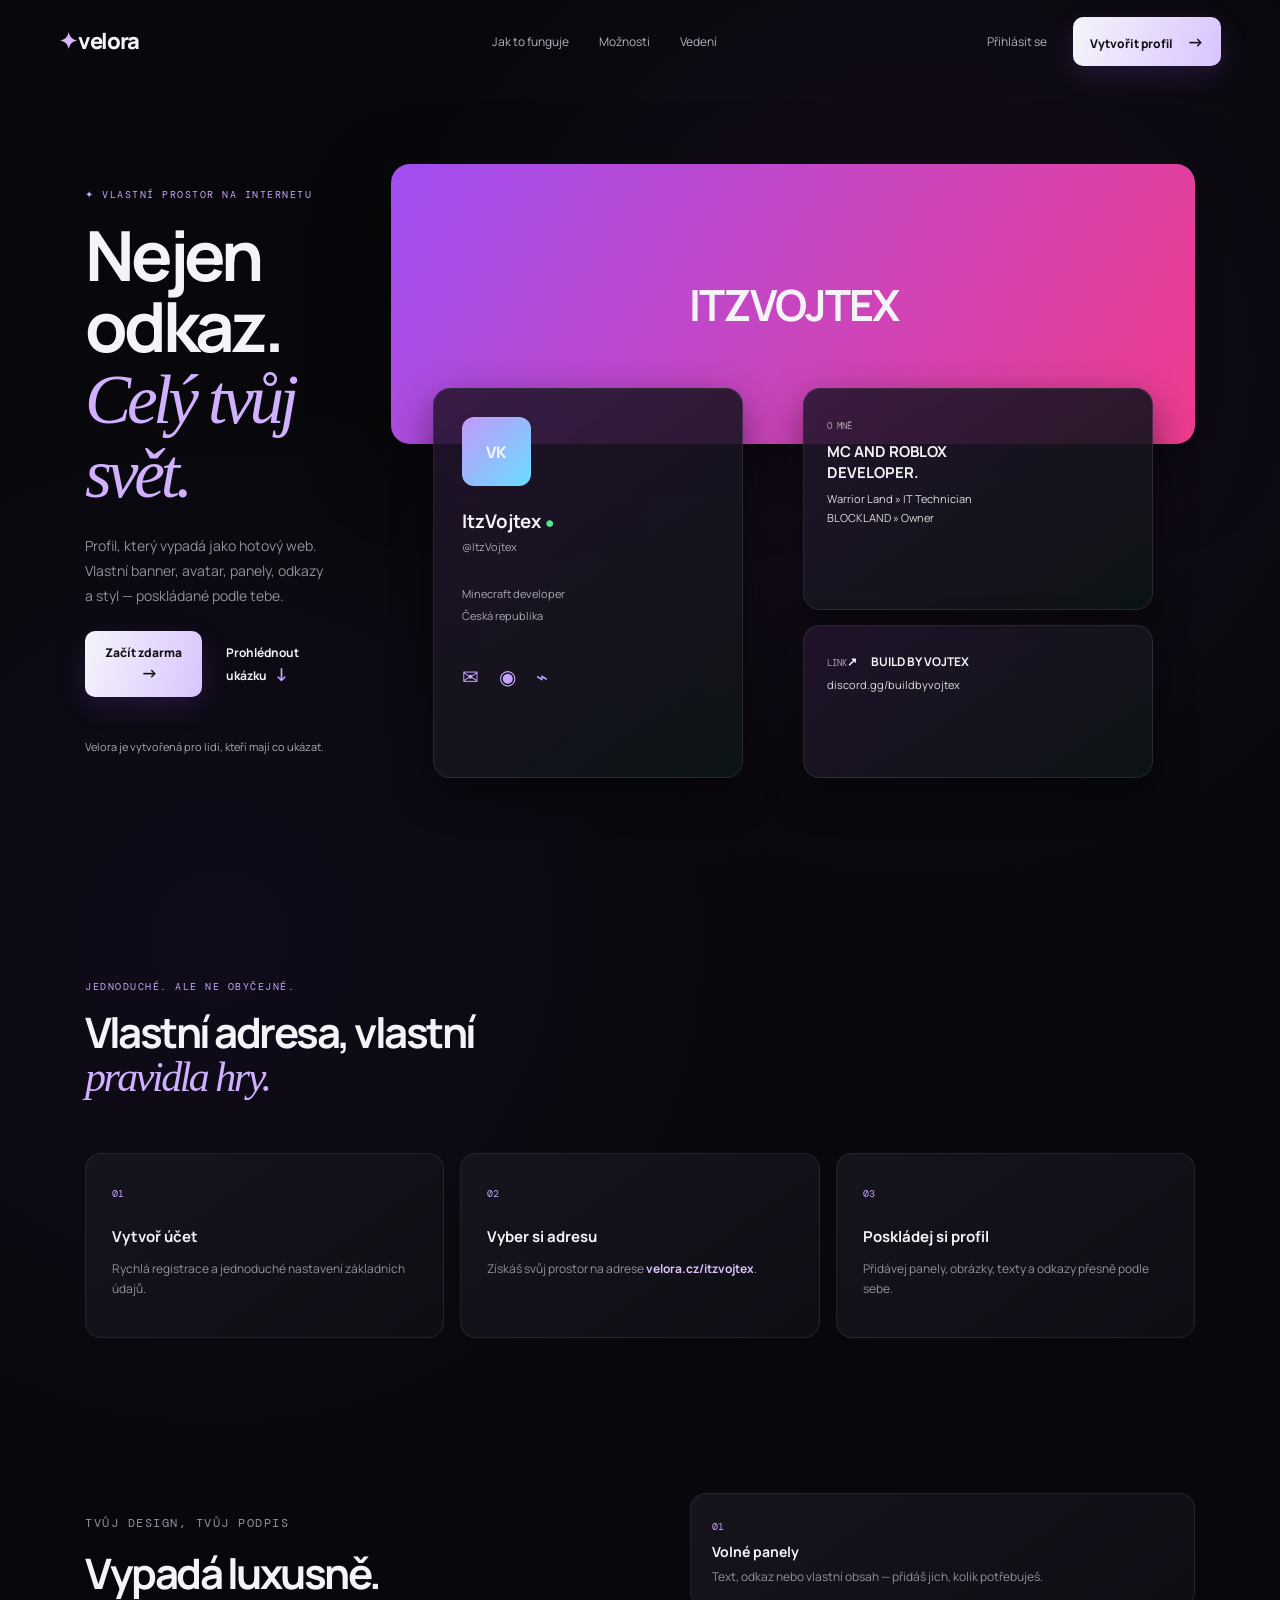
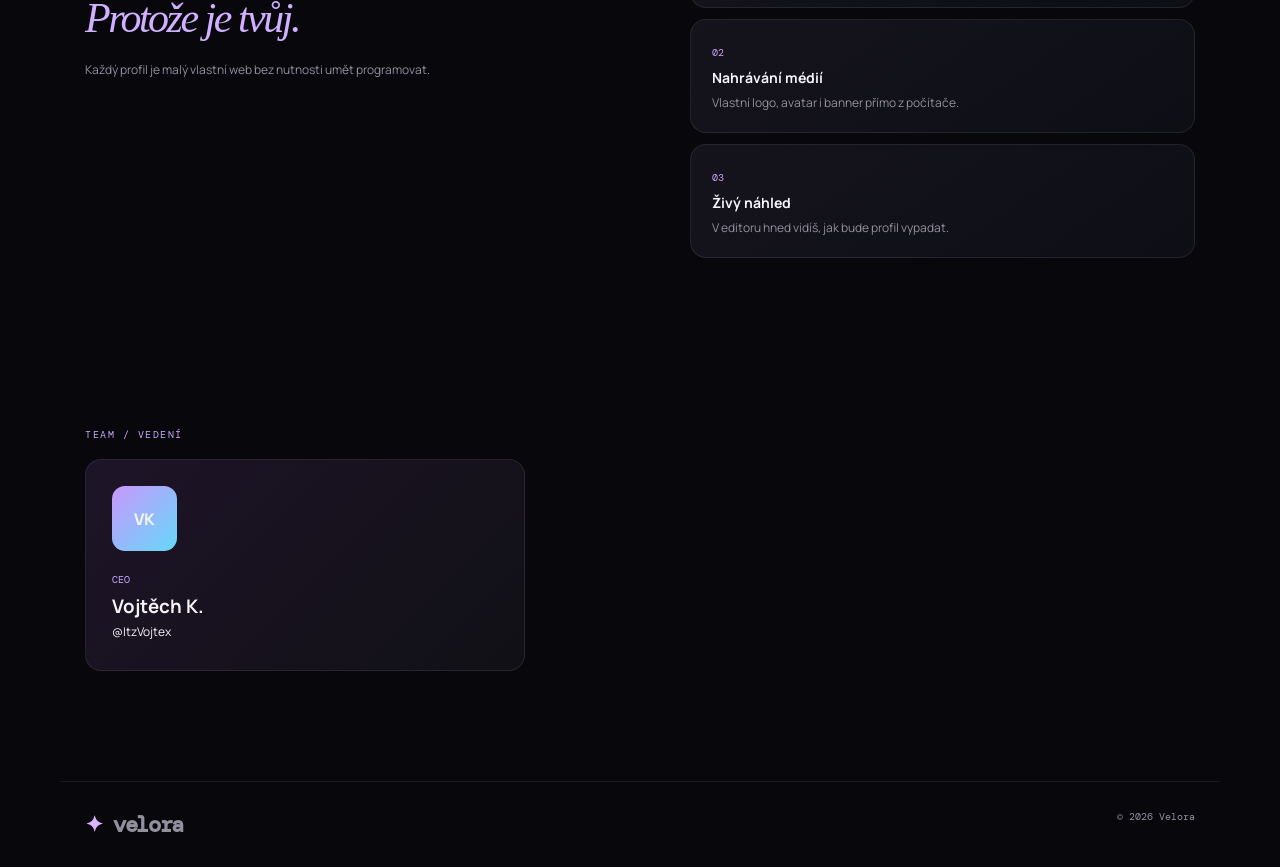
<file: index.html>
<!doctype html><html lang="cs"><head><meta charset="utf-8"><meta name="viewport" content="width=device-width,initial-scale=1"><title>Velora — tvůj svět online</title><link rel="preconnect" href="https://fonts.googleapis.com"><link rel="preconnect" href="https://fonts.gstatic.com" crossorigin><link href="https://fonts.googleapis.com/css2?family=DM+Mono&family=Manrope:wght@400;500;600;700;800&display=swap" rel="stylesheet"><link rel="stylesheet" href="app.css"><link rel="stylesheet" href="static.css"></head><body><header class="nav"><a class="wordmark" href="index.html">✦ velora</a><nav><a href="#how">Jak to funguje</a><a href="#design">Možnosti</a><a href="#team">Vedení</a></nav><div><button class="quiet" data-modal="login">Přihlásit se</button><button class="shine" data-modal="register">Vytvořit profil <b>→</b></button></div></header><main><section class="hero"><div class="hero-copy"><p class="kicker">✦ VLASTNÍ PROSTOR NA INTERNETU</p><h1>Nejen odkaz.<br><em>Celý tvůj svět.</em></h1><p>Profil, který vypadá jako hotový web. Vlastní banner, avatar, panely, odkazy a styl — poskládané podle tebe.</p><div class="hero-actions"><button class="shine" data-modal="register">Začít zdarma <b>→</b></button><a href="#design">Prohlédnout ukázku <span>↓</span></a></div><div class="hero-note">Velora je vytvořená pro lidi, kteří mají co ukázat.</div></div><div class="hero-preview"><div class="mock-banner"><b>ITZVOJTEX</b></div><div class="mock-grid"><aside class="identity"><div class="mock-avatar">VK</div><h3>ItzVojtex <small>●</small></h3><span>@ItzVojtex</span><p>Minecraft developer<br>Česká republika</p><div class="socials">✉　◉　⌁</div></aside><section class="mock-panels"><article><small>O MNĚ</small><h3>MC AND ROBLOX<br>DEVELOPER.</h3><p>Warrior Land » IT Technician<br>BLOCKLAND » Owner</p></article><article><small>LINK</small><b>↗　 BUILD BY VOJTEX</b><p>discord.gg/buildbyvojtex</p></article></section></div></div></section><section id="how" class="steps"><p class="kicker">JEDNODUCHÉ. ALE NE OBYČEJNÉ.</p><h2>Vlastní adresa, vlastní<br><em>pravidla hry.</em></h2><div class="step-grid"><article><b>01</b><h3>Vytvoř účet</h3><p>Rychlá registrace a jednoduché nastavení základních údajů.</p></article><article><b>02</b><h3>Vyber si adresu</h3><p>Získáš svůj prostor na adrese <strong>velora.cz/itzvojtex</strong>.</p></article><article><b>03</b><h3>Poskládej si profil</h3><p>Přidávej panely, obrázky, texty a odkazy přesně podle sebe.</p></article></div></section><section id="design" class="showcase"><div><p class="kicker">TVŮJ DESIGN, TVŮJ PODPIS</p><h2>Vypadá luxusně.<br><em>Protože je tvůj.</em></h2><p>Každý profil je malý vlastní web bez nutnosti umět programovat.</p></div><div class="feature-list"><article><span>01</span><b>Volné panely</b><p>Text, odkaz nebo vlastní obsah — přidáš jich, kolik potřebuješ.</p></article><article><span>02</span><b>Nahrávání médií</b><p>Vlastní logo, avatar i banner přímo z počítače.</p></article><article><span>03</span><b>Živý náhled</b><p>V editoru hned vidíš, jak bude profil vypadat.</p></article></div></section><section id="team" class="team-section"><p class="kicker">TEAM / VEDENÍ</p><div class="ceo"><div>VK</div><span>CEO</span><h3>Vojtěch K.</h3><p>@ItzVojtex</p></div></section></main><footer class="footer"><a class="wordmark" href="index.html">✦ velora</a><span>© 2026 Velora</span></footer><div id="modal" class="modal"><div class="modal-box"><button class="close">×</button><div id="login"><p class="kicker">VÍTEJ ZPĚT</p><h2>Přihlásit se</h2><form data-static="login"><label>E-mail<input name="email" required type="email"></label><label>Heslo<input name="password" required type="password"></label><button class="shine">Pokračovat →</button></form><p>Nemáš účet? <a data-show="register">Vytvořit profil</a></p></div><div id="register" class="hide"><p class="kicker">ZAČNI SVŮJ PŘÍBĚH</p><h2>Vytvořit účet</h2><form data-static="register"><label>E-mail<input name="email" required type="email"></label><label>Heslo<input name="password" minlength="8" required type="password"></label><button class="shine">Pokračovat →</button></form><p>Už máš účet? <a data-show="login">Přihlásit se</a></p></div></div></div><script src="static.js"></script></body></html>
</file>
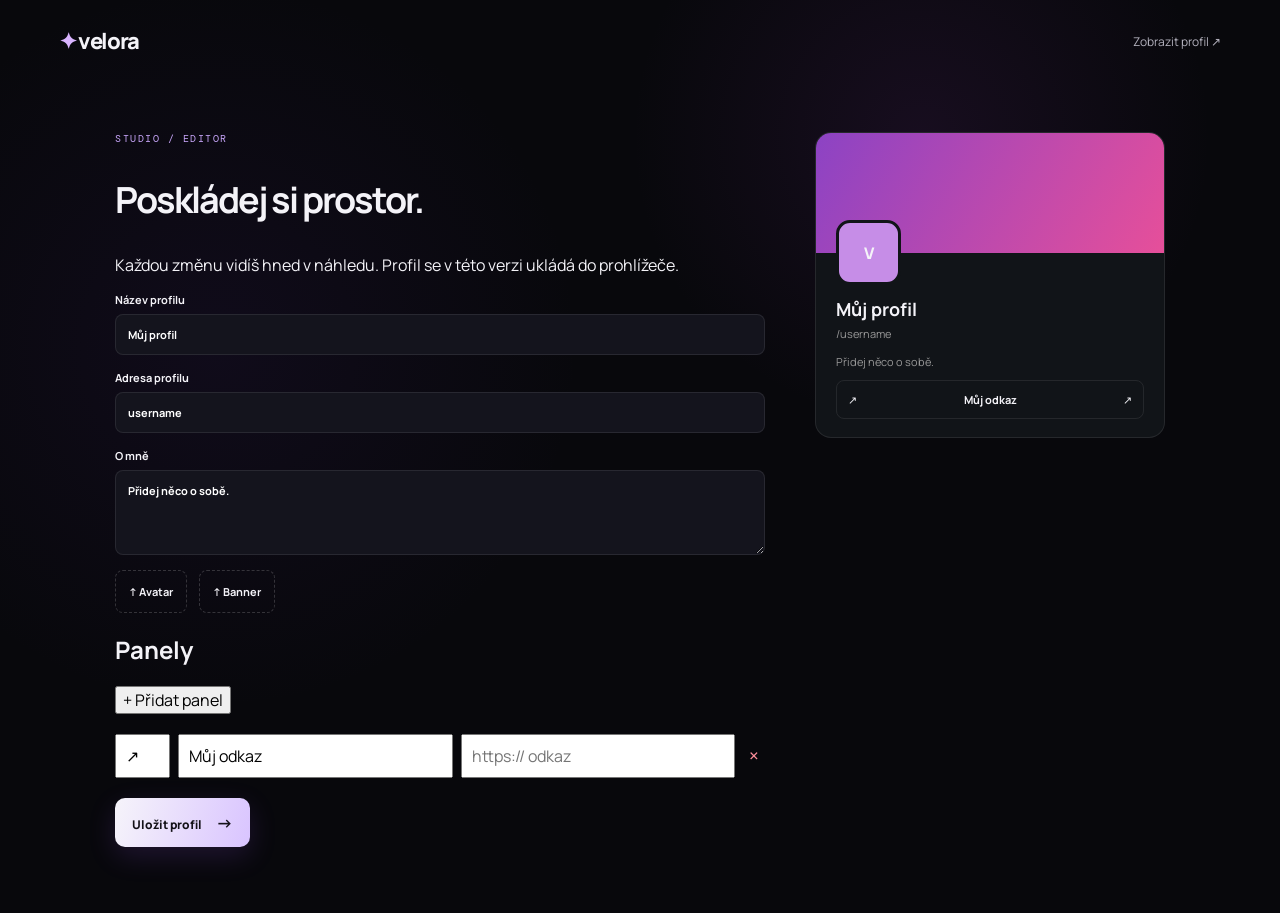
<file: dashboard.html>
<!doctype html><html lang="cs"><head><meta charset="utf-8"><meta name="viewport" content="width=device-width,initial-scale=1"><title>Studio — Velora</title><link href="https://fonts.googleapis.com/css2?family=DM+Mono&family=Manrope:wght@400;500;600;700;800&display=swap" rel="stylesheet"><link rel="stylesheet" href="app.css"><link rel="stylesheet" href="static.css"></head><body><header class="nav"><a class="wordmark" href="index.html">✦ velora</a><div><a class="quiet" id="view-profile" href="profile.html">Zobrazit profil ↗</a></div></header><main class="static-dashboard"><section><p class="kicker">STUDIO / EDITOR</p><h1>Poskládej si prostor.</h1><p>Každou změnu vidíš hned v náhledu. Profil se v této verzi ukládá do prohlížeče.</p><div class="profile-form"><label>Název profilu<input id="name" placeholder="ItzVojtex"></label><label>Adresa profilu<input id="slug" placeholder="itzvojtex" pattern="[a-zA-Z0-9_-]+"></label><label>O mně<textarea id="bio" placeholder="Napiš něco o sobě."></textarea></label><div class="media-row"><label>↑ Avatar<input id="avatar" type="file" accept="image/*"></label><label>↑ Banner<input id="banner" type="file" accept="image/*"></label></div></div><div class="editor-title"><h2>Panely</h2><button class="outline" id="add">+ Přidat panel</button></div><div id="blocks" class="block-editor"></div><button id="save-static" class="shine">Uložit profil <b>→</b></button><p id="saved"></p></section><aside class="preview"><div id="p-banner" class="preview-banner"></div><div class="preview-main"><div id="p-avatar" class="preview-avatar">V</div><h2 id="p-name">Můj profil</h2><small id="p-slug">/username</small><p id="p-bio">Přidej něco o sobě.</p><div id="p-blocks"></div></div></aside></main><script src="static.js"></script></body></html>
</file>
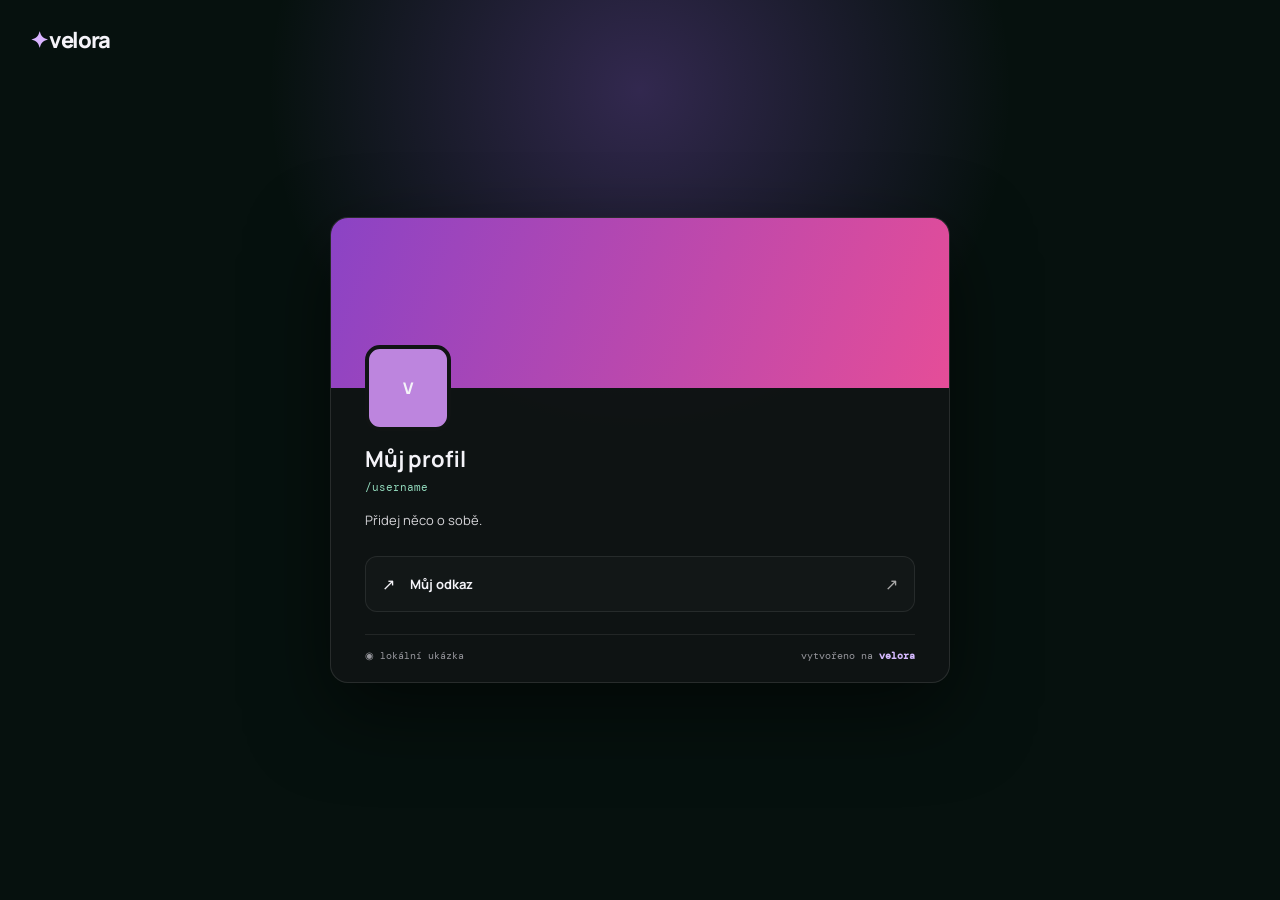
<file: profile.html>
<!doctype html><html lang="cs"><head><meta charset="utf-8"><meta name="viewport" content="width=device-width,initial-scale=1"><title>Můj profil — Velora</title><link href="https://fonts.googleapis.com/css2?family=DM+Mono&family=Manrope:wght@400;600;700;800&display=swap" rel="stylesheet"><link rel="stylesheet" href="app.css"><link rel="stylesheet" href="profile.css"></head><body class="public"><a class="wordmark" href="index.html">✦ velora</a><main class="public-card"><div id="banner" class="public-banner"></div><div class="public-main"><div id="avatar" class="public-avatar">V</div><h1 id="name">Můj profil</h1><span id="slug" class="handle">/username</span><p id="bio">Přidej něco o sobě.</p><div id="blocks" class="blocks"></div><footer>◉ lokální ukázka <span>vytvořeno na <b>velora</b></span></footer></div></main><script src="static.js"></script></body></html>
</file>
<file: app.css>
:root{--bg:#08080c;--panel:#111117;--line:#ffffff14;--text:#f4f3f8;--muted:#92909e;--accent:#aa67ff}*{box-sizing:border-box}html{scroll-behavior:smooth}body{margin:0;background:radial-gradient(circle at 72% 15%,#5e26762e,transparent 24%),radial-gradient(circle at 17% 38%,#44207822,transparent 30%),var(--bg);color:var(--text);font-family:Manrope,Arial,sans-serif}a{text-decoration:none;color:inherit}button,input,textarea{font:inherit}.nav{height:82px;max-width:1210px;margin:auto;display:flex;align-items:center;justify-content:space-between;padding:0 24px}.wordmark{font-size:22px;font-weight:800;letter-spacing:-1.4px}.wordmark:first-letter{color:#d9b4ff}nav{display:flex;gap:30px;margin-left:90px}nav a,.quiet{color:#b3b1bd;font-size:12px;border:0;background:none;cursor:pointer}.nav>div{display:flex;align-items:center;gap:20px}.shine{border:0;cursor:pointer;background:linear-gradient(105deg,#f6f4fa,#d9c4ff);color:#141218;padding:13px 17px;border-radius:10px;font-size:12px;font-weight:800;box-shadow:0 9px 28px #a35dff27;transition:.2s}.shine:hover{transform:translateY(-2px);box-shadow:0 12px 30px #a35dff4b}.shine b{font-size:17px;margin-left:12px}.hero{max-width:1160px;min-height:620px;margin:auto;padding:82px 25px;display:grid;grid-template-columns:1fr 1fr;gap:60px;align-items:center}.kicker{font:10px 'DM Mono';letter-spacing:1.5px;color:#c8a6fa;margin:0 0 18px}.hero h1,.steps h2,.showcase h2{font-size:clamp(44px,5.4vw,76px);letter-spacing:-4.2px;line-height:1.03;margin:0}.hero em,.steps em,.showcase em{font-family:Georgia,serif;font-weight:400;color:#d0b0ff}.hero-copy>p:not(.kicker){font-size:14px;line-height:1.8;color:var(--muted);max-width:430px;margin:23px 0}.hero-actions{display:flex;align-items:center;gap:24px}.hero-actions>a{font-size:12px;font-weight:700}.hero-actions span{font-size:18px;color:#c9a7ff;margin-left:6px}.hero-note{font-size:11px;color:#aaa8b3;margin-top:42px;display:flex;align-items:center}.stack{display:flex;margin-right:12px}.stack i{font-style:normal;width:26px;height:26px;margin-left:-5px;display:grid;place-items:center;border:2px solid #101016;background:linear-gradient(135deg,#ca76bf,#6d54c3);border-radius:50%;font-size:9px}.hero-preview{position:relative}.glow{position:absolute;inset:0;background:#b154cf35;filter:blur(70px);z-index:-1}.mock-banner{height:280px;border-radius:19px;background:linear-gradient(120deg,#a04ff2,#ef3c8e);display:grid;place-items:center;letter-spacing:-2px;font-size:43px;box-shadow:0 25px 80px #0006}.mock-grid{margin:-56px 42px 0;display:grid;grid-template-columns:310px 1fr;gap:60px}.identity,.mock-panels article{background:linear-gradient(145deg,#24142edc,#0d1515ef);border:1px solid #ffffff16;box-shadow:0 15px 40px #0007;border-radius:17px}.identity{padding:28px;min-height:390px}.mock-avatar{width:69px;height:69px;display:grid;place-items:center;background:linear-gradient(135deg,#c398fa,#68ddff);border-radius:12px;font-weight:800}.identity h3{margin:22px 0 0}.identity h3 small{color:#50e98a}.identity>span,.identity p{font-size:11px;color:#a9a7b0}.identity p{line-height:2;margin-top:27px}.socials{margin-top:36px;font-size:20px;color:#c6a5ff}.mock-panels{display:grid;gap:15px;padding-top:0}.mock-panels article{padding:23px;min-width:350px}.mock-panels small{font:9px 'DM Mono';color:#a9a3b0}.mock-panels h3{font-size:15px;margin:7px 0}.mock-panels p{font-size:11px;line-height:1.7;margin:5px 0;color:#ddd}.mock-panels article:last-child b{font-size:12px}.steps,.showcase{max-width:1160px;margin:auto;padding:120px 25px}.steps h2,.showcase h2{font-size:42px;letter-spacing:-2.5px}.step-grid{display:grid;grid-template-columns:repeat(3,1fr);gap:16px;margin-top:53px}.step-grid article,.feature-list article{border:1px solid var(--line);border-radius:16px;padding:26px;background:linear-gradient(145deg,#15141d,#0e0e15)}.step-grid b{font:10px 'DM Mono';color:#c6a3fa}.step-grid h3{font-size:15px;margin:24px 0 8px}.step-grid p,.showcase>div>p,.feature-list p{font-size:12px;line-height:1.7;color:var(--muted)}.step-grid strong{color:#dbc3ff}.showcase{display:grid;grid-template-columns:1fr 1fr;gap:100px;padding-top:35px;padding-bottom:130px}.showcase>div>p{max-width:370px;margin-top:20px}.feature-list{display:grid;gap:11px}.feature-list article{padding:19px 21px}.feature-list span{font:10px 'DM Mono';color:#c6a3fa}.feature-list b{display:block;font-size:14px;margin-top:7px}.feature-list p{margin:6px 0 0}.footer{max-width:1160px;margin:auto;padding:28px 25px;border-top:1px solid var(--line);display:flex;justify-content:space-between;font:10px 'DM Mono';color:var(--muted)}.modal{position:fixed;inset:0;background:#000a;z-index:10;display:none;place-items:center;padding:20px;backdrop-filter:blur(7px)}.modal.open{display:grid}.modal-box{position:relative;width:min(430px,100%);padding:38px;background:#15141e;border:1px solid #ffffff18;border-radius:18px;box-shadow:0 30px 80px #000}.modal-box h2{font-size:27px;letter-spacing:-1.5px;margin:0 0 7px}.modal-box>p:not(.kicker){font-size:12px;color:var(--muted);line-height:1.7}.modal-box form{display:grid;gap:14px;margin:26px 0}.modal-box label{display:grid;gap:7px;font-size:11px;font-weight:700}.modal-box input{background:#0e0e14;border:1px solid var(--line);border-radius:8px;padding:12px;color:#fff;outline:0}.modal-box input:focus{border-color:#b284fb}.modal-box form .shine{margin-top:5px}.modal-box>p:last-child{font-size:11px}.modal-box a{color:#c7a5fd;cursor:pointer}.close{position:absolute;top:13px;right:16px;border:0;background:transparent;color:#bbb;font-size:26px;cursor:pointer}.hide{display:none!important}.prefix{position:absolute;margin:12px;color:#777;font-size:12px}.prefix+input{padding-left:78px}.modal-box small{font-size:10px;color:var(--muted)}
</file>
<file: static.css>
.team-section{max-width:1160px;margin:auto;padding:40px 25px 110px}.ceo{width:min(440px,100%);padding:26px;border:1px solid #ffffff14;border-radius:16px;background:linear-gradient(135deg,#1e1428,#101015)}.ceo>div{width:65px;height:65px;display:grid;place-items:center;border-radius:13px;background:linear-gradient(135deg,#c897fc,#65d9fa);font-weight:800}.ceo span{display:block;color:#c7a6ff;font:10px 'DM Mono';margin-top:22px}.ceo h3{margin:7px 0 0}.ceo p{font-size:12px;margin:4px 0}.static-dashboard{max-width:1100px;margin:auto;padding:50px 25px;display:grid;grid-template-columns:1fr 350px;gap:50px}.static-dashboard h1{font-size:36px;letter-spacing:-2px}.profile-form{display:grid;gap:15px}.profile-form label{display:grid;gap:7px;font-size:11px;font-weight:700}.profile-form input,.profile-form textarea{background:#14141d;border:1px solid #ffffff16;border-radius:8px;padding:12px;color:#fff}.profile-form textarea{height:85px}.block-editor{display:grid;gap:9px;margin:20px 0}.block-row{display:grid;grid-template-columns:55px 1fr 1fr auto;gap:8px}.block-row input{padding:9px}.trash{background:none;border:0;color:#ff8f9c;cursor:pointer;font-size:20px}.preview{border:1px solid #ffffff16;border-radius:16px;background:#111418;overflow:hidden;align-self:start}.preview-banner{height:120px;background:linear-gradient(120deg,#8c43c4,#e64f9a);background-size:cover;background-position:center}.preview-main{padding:0 20px 18px}.preview-avatar{width:65px;height:65px;margin-top:-33px;border:3px solid #111418;border-radius:14px;object-fit:cover;background:#c68de7;display:grid;place-items:center;font-weight:800}.preview h2{font-size:18px;margin:12px 0 0}.preview small,.preview p{font-size:11px;color:#999}.preview-link{display:flex;justify-content:space-between;border:1px solid #ffffff15;border-radius:8px;padding:11px;margin-top:8px;font-size:11px}.media-row{display:flex;gap:12px}.media-row label{border:1px dashed #ffffff2c;border-radius:8px;padding:13px;cursor:pointer}.media-row input{display:none}@media(max-width:700px){.static-dashboard{grid-template-columns:1fr;padding:28px 18px}.block-row{grid-template-columns:45px 1fr}.block-row input:nth-child(3){grid-column:2}.mock-grid{grid-template-columns:1fr;margin: -30px 0 0}.identity{display:none}}
</file>
<file: profile.css>
.public{min-height:100vh;display:grid;place-items:center;background:radial-gradient(circle at 50% 10%,#aa67ff45,transparent 36%),#06110e}.public>.wordmark{position:fixed;top:25px;left:30px}.public-card{width:min(620px,calc(100% - 32px));border:1px solid #ffffff1b;border-radius:18px;background:#101414e8;overflow:hidden;box-shadow:0 30px 80px #0008}.public-banner{height:170px;background:linear-gradient(110deg,#8b43c5,#e54d98);background-size:cover;background-position:center}.public-main{padding:0 34px 20px}.public-avatar{width:86px;height:86px;margin-top:-43px;display:grid;place-items:center;object-fit:cover;border:4px solid #101414;border-radius:15px;background:#bd85de;font-weight:800}.public-main h1{font-size:22px;margin:13px 0 0}.handle{font:11px 'DM Mono';color:#91d8bb}.public-main>p{font-size:13px;color:#d5d4d8;line-height:1.7}.blocks{margin-top:25px}.public-block{display:flex;gap:15px;align-items:center;margin:10px 0;padding:16px;border:1px solid #ffffff15;border-radius:12px;background:#ffffff05;transition:.2s}.public-block:hover{border-color:#c58aff;transform:translateY(-2px)}.public-block strong{flex:1;font-size:13px}.public-block i{font-style:normal;color:#aaa}.public-main footer{border-top:1px solid #ffffff15;margin-top:22px;padding-top:14px;display:flex;justify-content:space-between;font:10px 'DM Mono';color:#97979d}.public-main footer b{color:#d5b9ff}@media(max-width:680px){.public>.wordmark{position:static;margin:22px}.public{display:block}.public-card{margin:0 auto 25px}.public-main{padding-inline:20px}}
</file>
